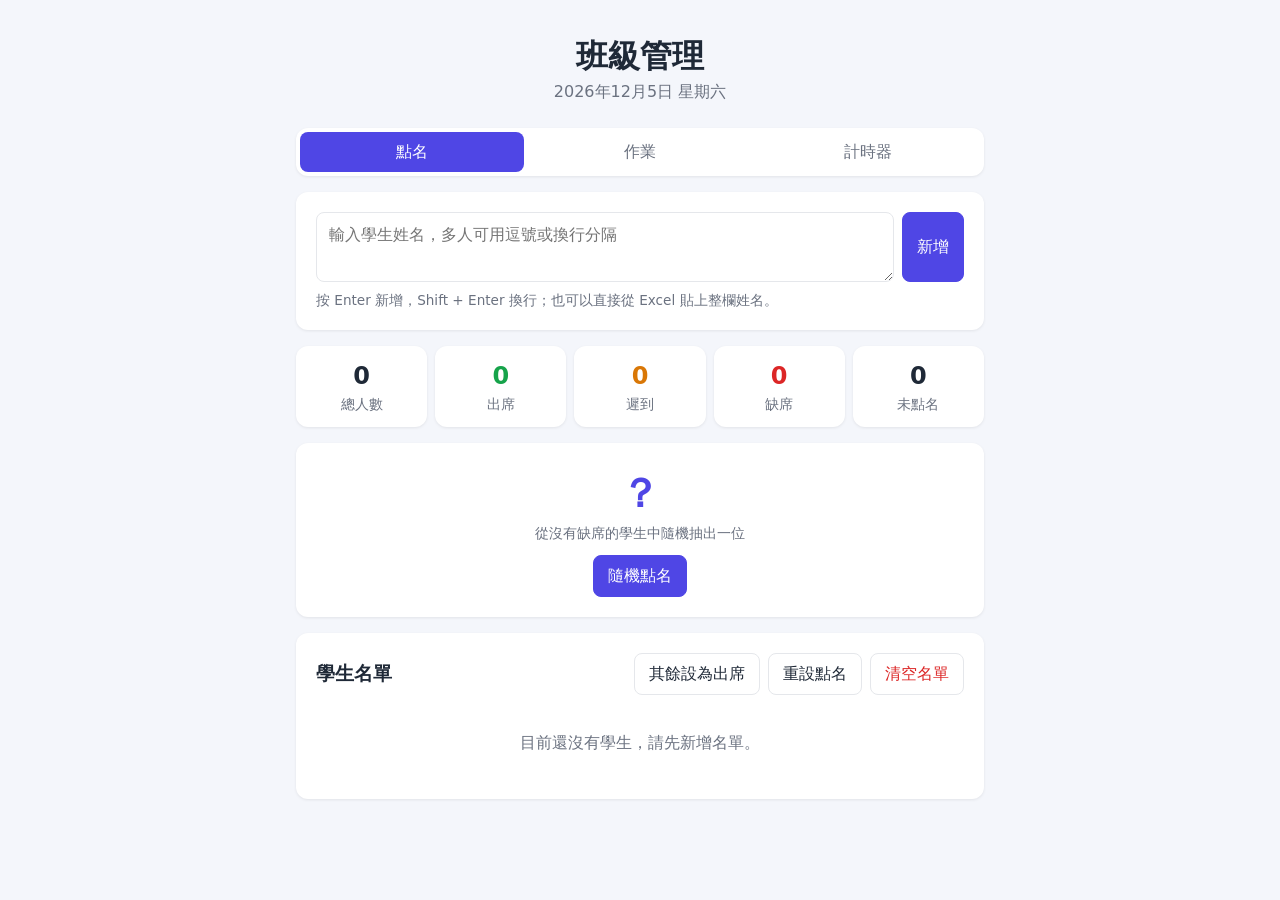
<file: index.html>
<!DOCTYPE html>
<html lang="zh-Hant">
<head>
  <meta charset="UTF-8">
  <meta name="viewport" content="width=device-width, initial-scale=1.0">
  <title>點名｜班級管理</title>
  <!-- 改過 style.css 或 script.js 後，三個 HTML 檔裡的 ?v= 數字都要加 1，瀏覽器才不會繼續用舊的快取 -->
  <link rel="stylesheet" href="style.css?v=2">
</head>
<body data-page="attendance">
  <main class="container">
    <header class="header">
      <h1>班級管理</h1>
      <p id="today" class="today"></p>
    </header>

    <nav class="tabs">
      <a href="index.html" class="tab active" aria-current="page">點名</a>
      <a href="homework.html" class="tab">作業</a>
      <a href="timer.html" class="tab">計時器</a>
    </nav>

    <section class="card">
      <form id="add-form" class="add-form">
        <textarea id="name-input" rows="2" placeholder="輸入學生姓名，多人可用逗號或換行分隔"></textarea>
        <button type="submit" class="btn btn-primary">新增</button>
      </form>
      <p class="hint">按 Enter 新增，Shift + Enter 換行；也可以直接從 Excel 貼上整欄姓名。</p>
    </section>

    <section class="stats">
      <div class="stat"><strong id="stat-total">0</strong>總人數</div>
      <div class="stat present"><strong id="stat-present">0</strong>出席</div>
      <div class="stat late"><strong id="stat-late">0</strong>遲到</div>
      <div class="stat absent"><strong id="stat-absent">0</strong>缺席</div>
      <div class="stat"><strong id="stat-unmarked">0</strong>未點名</div>
    </section>

    <section class="card picker">
      <div id="picked-name" class="picked-name">？</div>
      <p class="hint">從沒有缺席的學生中隨機抽出一位</p>
      <button type="button" id="pick-btn" class="btn btn-primary">隨機點名</button>
    </section>

    <section class="card">
      <div class="list-header">
        <h2>學生名單</h2>
        <div class="actions">
          <button type="button" id="rest-present-btn" class="btn" title="把還沒點名的學生都設為出席">其餘設為出席</button>
          <button type="button" id="reset-btn" class="btn">重設點名</button>
          <button type="button" id="clear-btn" class="btn btn-danger">清空名單</button>
        </div>
      </div>
      <ul id="student-list" class="student-list"></ul>
      <p id="empty-tip" class="empty-tip">目前還沒有學生，請先新增名單。</p>
    </section>
  </main>

  <script src="script.js?v=2"></script>
</body>
</html>
</file>
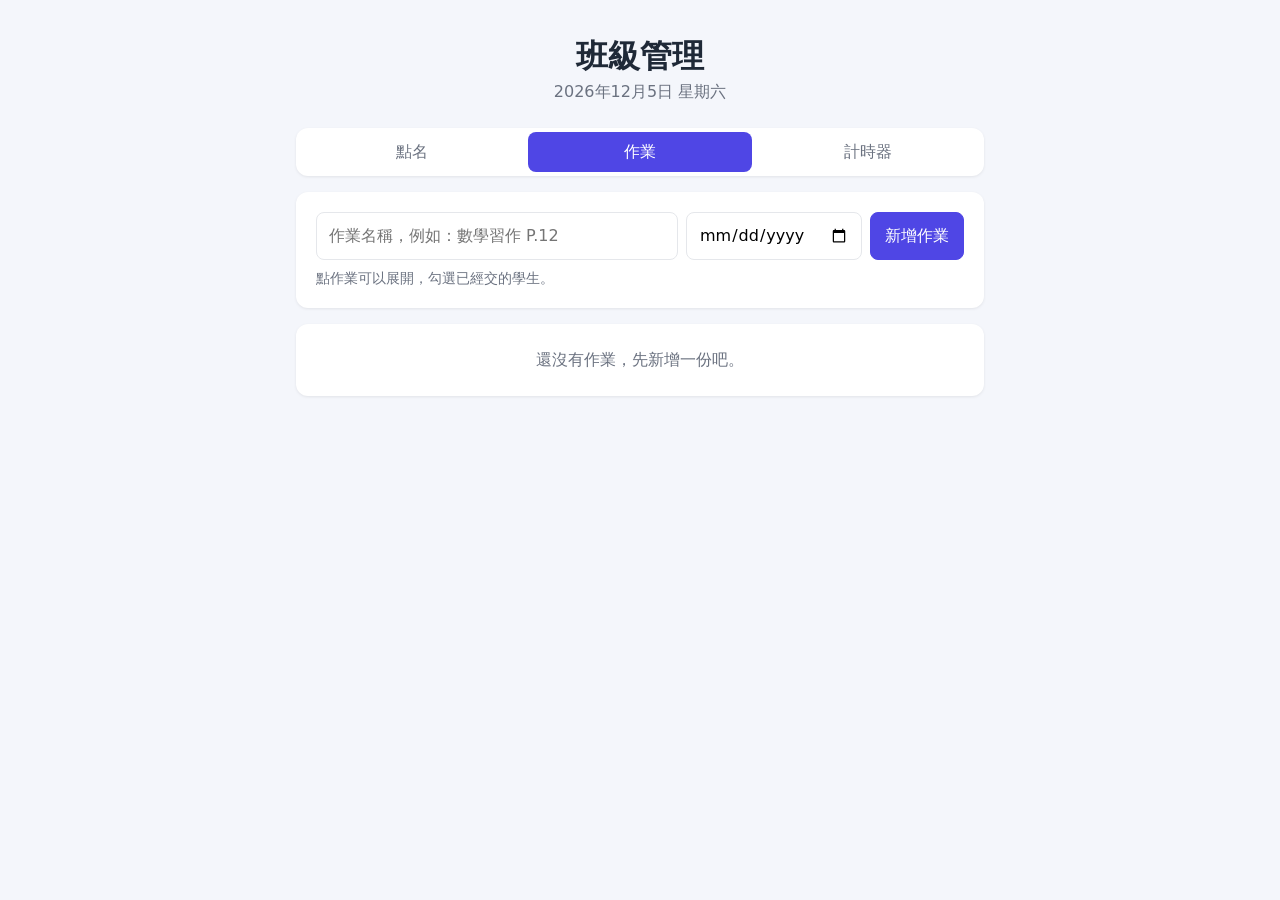
<file: homework.html>
<!DOCTYPE html>
<html lang="zh-Hant">
<head>
  <meta charset="UTF-8">
  <meta name="viewport" content="width=device-width, initial-scale=1.0">
  <title>作業｜班級管理</title>
  <!-- 改過 style.css 或 script.js 後，三個 HTML 檔裡的 ?v= 數字都要加 1，瀏覽器才不會繼續用舊的快取 -->
  <link rel="stylesheet" href="style.css?v=2">
</head>
<body data-page="homework">
  <main class="container">
    <header class="header">
      <h1>班級管理</h1>
      <p id="today" class="today"></p>
    </header>

    <nav class="tabs">
      <a href="index.html" class="tab">點名</a>
      <a href="homework.html" class="tab active" aria-current="page">作業</a>
      <a href="timer.html" class="tab">計時器</a>
    </nav>

    <section class="card">
      <form id="homework-form" class="homework-form">
        <input id="homework-title" type="text" placeholder="作業名稱，例如：數學習作 P.12" autocomplete="off" required>
        <input id="homework-due" type="date" title="截止日期" required>
        <button type="submit" class="btn btn-primary">新增作業</button>
      </form>
      <p class="hint">點作業可以展開，勾選已經交的學生。</p>
    </section>

    <ul id="homework-list" class="homework-list"></ul>
    <p id="homework-empty" class="card empty-tip">還沒有作業，先新增一份吧。</p>
  </main>

  <script src="script.js?v=2"></script>
</body>
</html>
</file>
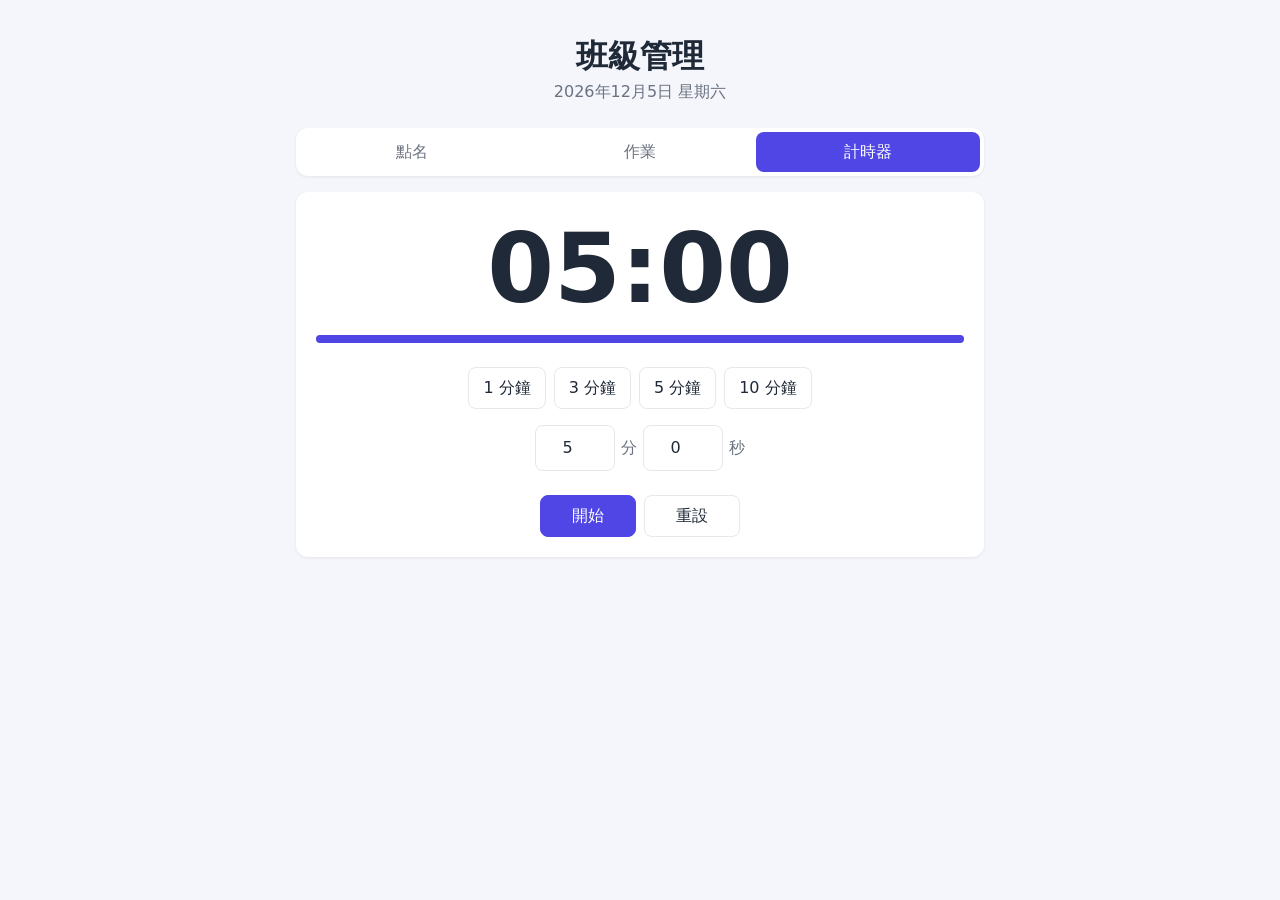
<file: timer.html>
<!DOCTYPE html>
<html lang="zh-Hant">
<head>
  <meta charset="UTF-8">
  <meta name="viewport" content="width=device-width, initial-scale=1.0">
  <title>計時器｜班級管理</title>
  <!-- 改過 style.css 或 script.js 後，三個 HTML 檔裡的 ?v= 數字都要加 1，瀏覽器才不會繼續用舊的快取 -->
  <link rel="stylesheet" href="style.css?v=2">
</head>
<body data-page="timer">
  <main class="container">
    <header class="header">
      <h1>班級管理</h1>
      <p id="today" class="today"></p>
    </header>

    <nav class="tabs">
      <a href="index.html" class="tab">點名</a>
      <a href="homework.html" class="tab">作業</a>
      <a href="timer.html" class="tab active" aria-current="page">計時器</a>
    </nav>

    <section class="card timer">
      <div id="timer-display" class="timer-display">05:00</div>
      <span class="progress-bar"><span id="timer-fill" class="progress-fill"></span></span>

      <div class="timer-presets">
        <button type="button" class="btn" data-minutes="1">1 分鐘</button>
        <button type="button" class="btn" data-minutes="3">3 分鐘</button>
        <button type="button" class="btn" data-minutes="5">5 分鐘</button>
        <button type="button" class="btn" data-minutes="10">10 分鐘</button>
      </div>

      <div class="timer-inputs">
        <input id="timer-minutes" type="number" min="0" max="999" value="5" aria-label="分鐘"> 分
        <input id="timer-seconds" type="number" min="0" max="59" value="0" aria-label="秒"> 秒
      </div>

      <div class="timer-controls">
        <button type="button" id="timer-start" class="btn btn-primary">開始</button>
        <button type="button" id="timer-reset" class="btn">重設</button>
      </div>
    </section>
  </main>

  <script src="script.js?v=2"></script>
</body>
</html>
</file>
<file: style.css>
:root {
  --bg: #f4f6fb;
  --card: #ffffff;
  --text: #1f2937;
  --muted: #6b7280;
  --border: #e5e7eb;
  --primary: #4f46e5;
  --primary-dark: #4338ca;
  --danger: #dc2626;
  --present: #16a34a;
  --late: #d97706;
  --absent: #dc2626;
  --radius: 12px;
  --shadow: 0 1px 3px rgba(0, 0, 0, 0.08);
}

* {
  box-sizing: border-box;
  margin: 0;
  padding: 0;
}

body {
  font-family: "Noto Sans TC", "Microsoft JhengHei", system-ui, sans-serif;
  background: var(--bg);
  color: var(--text);
  line-height: 1.5;
}

.container {
  max-width: 720px;
  margin: 0 auto;
  padding: 32px 16px 48px;
}

.header {
  text-align: center;
  margin-bottom: 24px;
}

.header h1 {
  font-size: 2rem;
}

.today {
  color: var(--muted);
}

.card {
  background: var(--card);
  border-radius: var(--radius);
  box-shadow: var(--shadow);
  padding: 20px;
  margin-bottom: 16px;
}

/* 分頁 */
.tabs {
  display: flex;
  gap: 4px;
  padding: 4px;
  margin-bottom: 16px;
  background: var(--card);
  border-radius: var(--radius);
  box-shadow: var(--shadow);
}

.tab {
  flex: 1;
  padding: 8px;
  border-radius: 8px;
  color: var(--muted);
  font-weight: 500;
  text-align: center;
  text-decoration: none;
}

.tab:hover {
  color: var(--text);
}

.tab.active {
  background: var(--primary);
  color: #fff;
}

/* 輸入框 */
.add-form textarea,
.homework-form input,
.timer-inputs input {
  padding: 10px 12px;
  border: 1px solid var(--border);
  border-radius: 8px;
  font: inherit;
}

.add-form textarea:focus,
.homework-form input:focus,
.timer-inputs input:focus {
  outline: 2px solid var(--primary);
  border-color: transparent;
}

/* 新增學生 */
.add-form {
  display: flex;
  gap: 8px;
}

.add-form textarea {
  flex: 1;
  resize: vertical;
}

.hint {
  margin-top: 8px;
  font-size: 0.85rem;
  color: var(--muted);
}

/* 統計 */
.stats {
  display: grid;
  grid-template-columns: repeat(5, 1fr);
  gap: 8px;
  margin-bottom: 16px;
}

.stat {
  background: var(--card);
  border-radius: var(--radius);
  box-shadow: var(--shadow);
  padding: 12px 8px;
  text-align: center;
  font-size: 0.85rem;
  color: var(--muted);
}

.stat strong {
  display: block;
  font-size: 1.5rem;
  color: var(--text);
}

.stat.present strong {
  color: var(--present);
}

.stat.late strong {
  color: var(--late);
}

.stat.absent strong {
  color: var(--absent);
}

/* 按鈕 */
.btn {
  padding: 8px 14px;
  border: 1px solid var(--border);
  border-radius: 8px;
  background: #fff;
  color: var(--text);
  font: inherit;
  cursor: pointer;
  transition: background 0.15s;
}

.btn:hover {
  background: #f3f4f6;
}

.btn-primary {
  background: var(--primary);
  border-color: var(--primary);
  color: #fff;
}

.btn-primary:hover {
  background: var(--primary-dark);
}

.btn-danger {
  color: var(--danger);
}

.btn-danger:hover {
  background: #fef2f2;
}

.btn:disabled {
  opacity: 0.6;
  cursor: not-allowed;
}

/* 隨機點名 */
.picker {
  text-align: center;
}

.picked-name {
  min-height: 3.75rem;
  font-size: 2.5rem;
  font-weight: 700;
  color: var(--primary);
}

.picked-name.rolling {
  color: var(--muted);
}

.picker .hint {
  margin: 0 0 12px;
}

/* 學生名單 */
.list-header {
  display: flex;
  justify-content: space-between;
  align-items: center;
  flex-wrap: wrap;
  gap: 8px;
  margin-bottom: 12px;
}

.list-header h2 {
  font-size: 1.2rem;
}

.actions {
  display: flex;
  flex-wrap: wrap;
  gap: 8px;
}

.student-list {
  list-style: none;
}

.student {
  display: flex;
  align-items: center;
  gap: 12px;
  padding: 10px 8px;
  border-bottom: 1px solid var(--border);
}

.student:last-child {
  border-bottom: none;
}

.student-no {
  width: 2em;
  text-align: right;
  color: var(--muted);
}

.student-name {
  flex: 1;
  font-weight: 500;
}

.student.absent .student-name {
  color: var(--muted);
}

.student.picked {
  background: #eef2ff;
  box-shadow: inset 3px 0 var(--primary);
}

.status-group {
  display: flex;
  gap: 4px;
}

.status-btn {
  padding: 4px 10px;
  border: 1px solid var(--border);
  border-radius: 999px;
  background: #fff;
  color: var(--muted);
  font: inherit;
  font-size: 0.85rem;
  cursor: pointer;
}

.status-btn:hover {
  background: #f3f4f6;
}

.status-btn.active {
  color: #fff;
}

.status-btn.present.active {
  background: var(--present);
  border-color: var(--present);
}

.status-btn.late.active {
  background: var(--late);
  border-color: var(--late);
}

.status-btn.absent.active {
  background: var(--absent);
  border-color: var(--absent);
}

.btn-delete {
  border: none;
  background: none;
  color: var(--muted);
  font-size: 1.25rem;
  line-height: 1;
  padding: 0 6px;
  cursor: pointer;
}

.btn-delete:hover {
  color: var(--danger);
}

.empty-tip {
  text-align: center;
  color: var(--muted);
  padding: 24px 0;
}

/* 作業管理 */
.homework-form {
  display: flex;
  flex-wrap: wrap;
  gap: 8px;
}

.homework-form input[type="text"] {
  flex: 1 1 200px;
  min-width: 0;
}

.homework-list {
  list-style: none;
}

.homework {
  padding: 0;
  overflow: hidden;
}

.homework-header {
  display: flex;
  align-items: center;
  gap: 16px;
  width: 100%;
  padding: 16px 20px;
  border: none;
  background: none;
  color: inherit;
  font: inherit;
  text-align: left;
  cursor: pointer;
}

.homework-header:hover {
  background: #f9fafb;
}

.homework-header::after {
  content: "▾";
  color: var(--muted);
  transition: transform 0.15s;
}

.homework.open .homework-header::after {
  transform: rotate(180deg);
}

.homework-info {
  flex: 1;
  min-width: 0;
}

.homework-title {
  display: block;
  font-size: 1.05rem;
  font-weight: 600;
}

.homework-meta {
  display: block;
  font-size: 0.85rem;
  color: var(--muted);
}

.badge {
  display: inline-block;
  margin-left: 8px;
  padding: 0 8px;
  border-radius: 999px;
  background: #eef2ff;
  color: var(--primary);
  font-size: 0.75rem;
  line-height: 1.6;
}

.badge.today {
  background: #fef3c7;
  color: #b45309;
}

.badge.overdue {
  background: #fee2e2;
  color: var(--danger);
}

.badge.complete {
  background: #dcfce7;
  color: #15803d;
}

.homework-progress {
  flex-shrink: 0;
  width: 96px;
  text-align: right;
  font-size: 0.85rem;
  color: var(--muted);
}

.progress-bar {
  display: block;
  height: 6px;
  margin-top: 4px;
  border-radius: 999px;
  background: var(--border);
  overflow: hidden;
}

.progress-fill {
  display: block;
  height: 100%;
  background: var(--present);
}

.homework-detail {
  padding: 16px 20px 20px;
  border-top: 1px solid var(--border);
}

.missing-list {
  margin-bottom: 12px;
}

.submit-grid {
  display: grid;
  grid-template-columns: repeat(auto-fill, minmax(110px, 1fr));
  gap: 8px;
  margin-bottom: 16px;
}

.submit-item {
  display: flex;
  align-items: center;
  gap: 6px;
  padding: 6px 10px;
  border: 1px solid var(--border);
  border-radius: 8px;
  cursor: pointer;
  user-select: none;
}

.submit-item:hover {
  background: #f9fafb;
}

.submit-item.done {
  background: #f0fdf4;
  border-color: #bbf7d0;
  color: #15803d;
}

.submit-item input {
  accent-color: var(--present);
}

/* 計時器 */
.timer {
  text-align: center;
}

.timer-display {
  font-size: clamp(3rem, 16vw, 6rem);
  font-weight: 700;
  line-height: 1.2;
  font-variant-numeric: tabular-nums;
}

.timer-display.done {
  color: var(--danger);
  animation: blink 1s ease-in-out infinite;
}

@keyframes blink {
  50% {
    opacity: 0.3;
  }
}

.timer .progress-bar {
  height: 8px;
  margin: 8px 0 24px;
}

.timer .progress-fill {
  background: var(--primary);
  transition: width 0.2s linear;
}

.timer-presets,
.timer-controls {
  display: flex;
  justify-content: center;
  flex-wrap: wrap;
  gap: 8px;
}

.timer-inputs {
  display: flex;
  justify-content: center;
  align-items: center;
  gap: 6px;
  margin: 16px 0 24px;
  color: var(--muted);
}

.timer-inputs input {
  width: 80px;
  text-align: center;
  color: var(--text);
}

.timer-controls .btn {
  min-width: 96px;
}

/* 手機版 */
@media (max-width: 520px) {
  .stats {
    grid-template-columns: repeat(3, 1fr);
  }

  .student {
    flex-wrap: wrap;
  }

  .status-group {
    order: 1;
    width: 100%;
    padding-left: calc(2em + 12px);
  }

  .homework-form input[type="date"] {
    flex: 1;
  }

  .homework-header {
    gap: 12px;
  }

  .homework-progress {
    width: 64px;
  }
}
</file>
